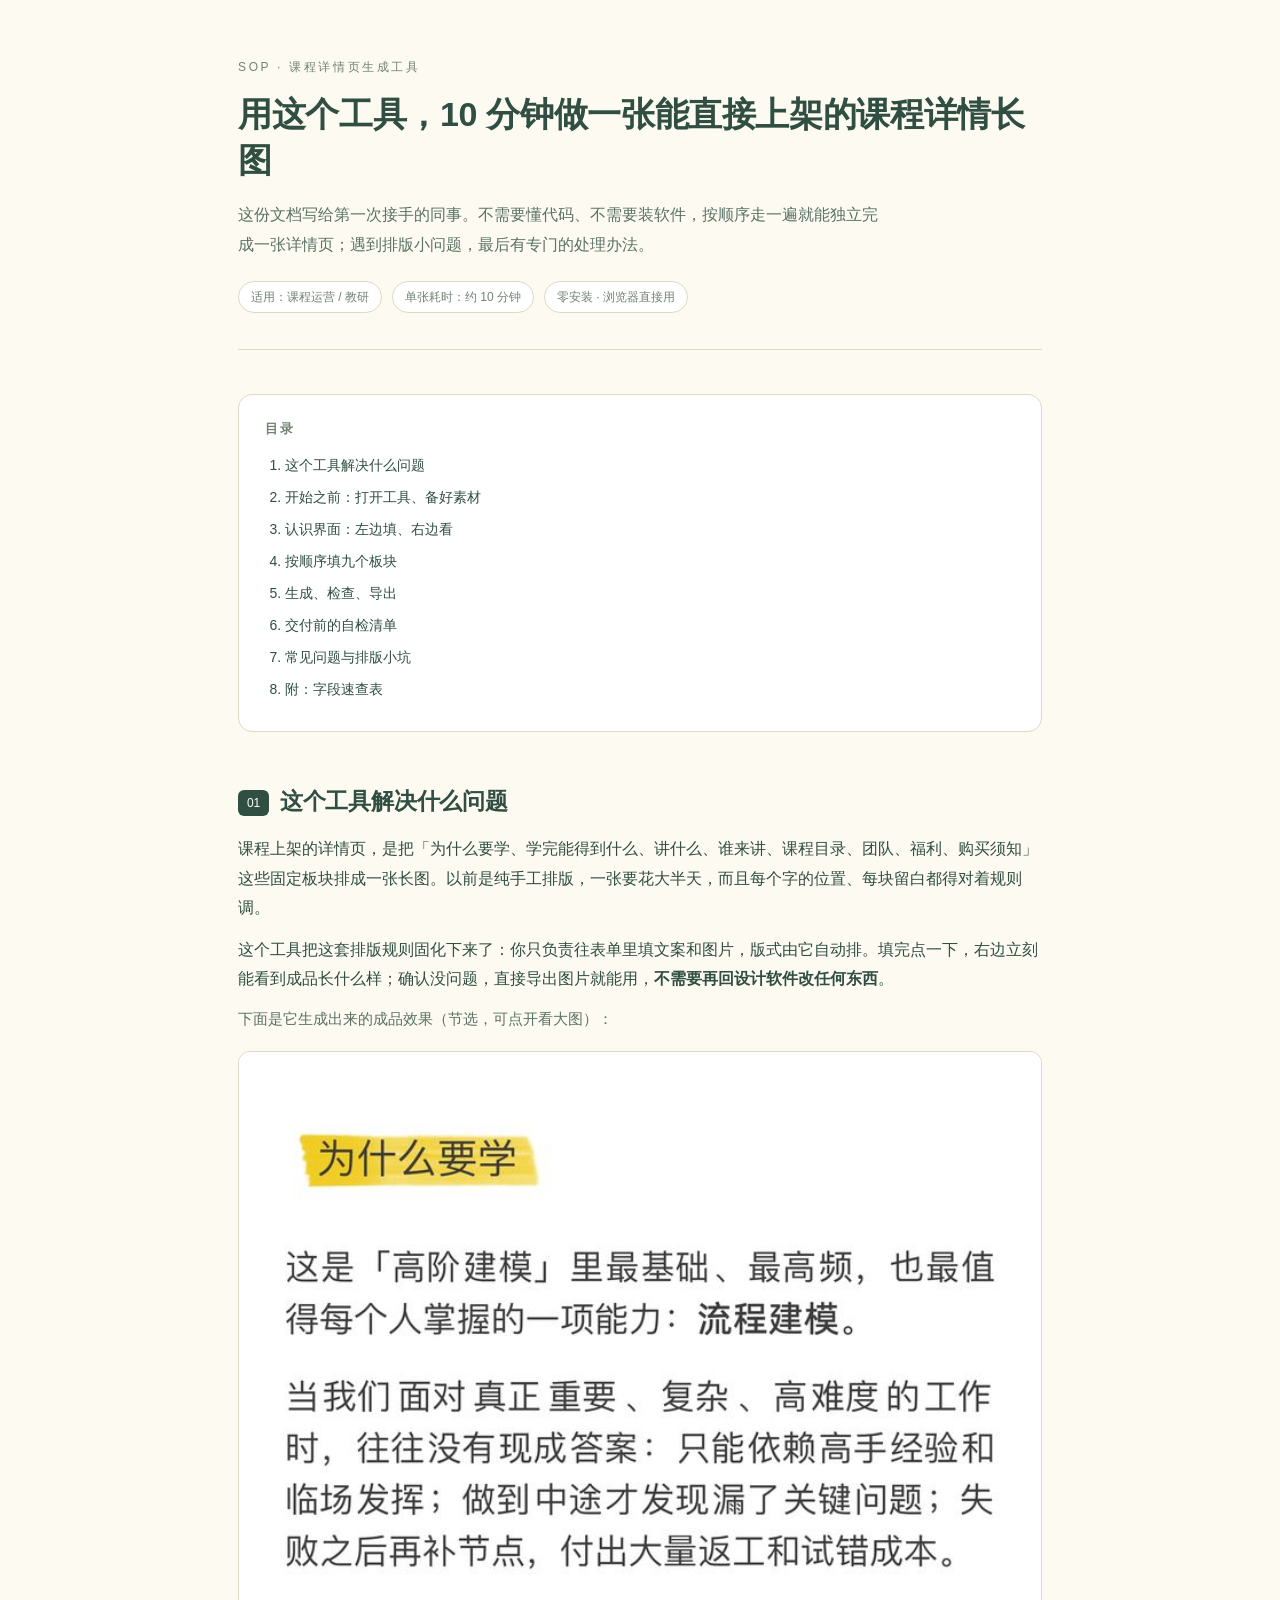
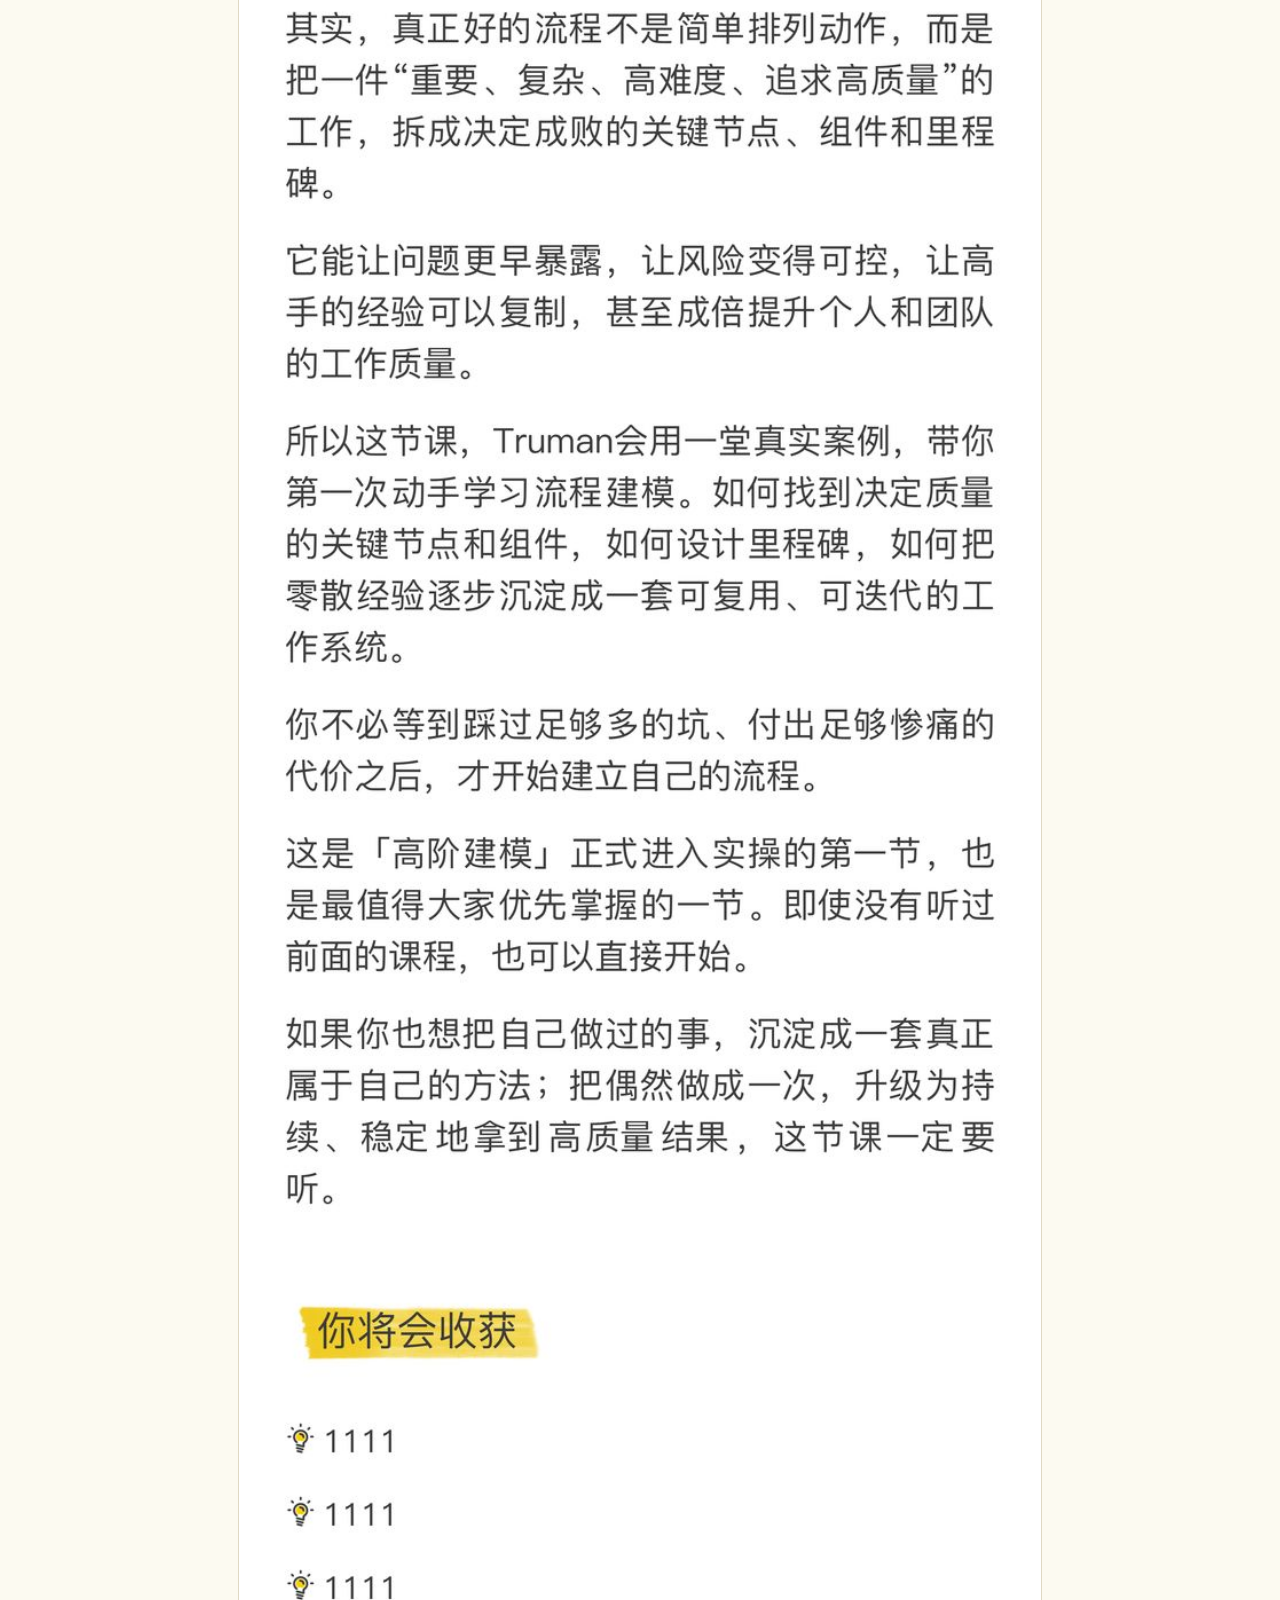
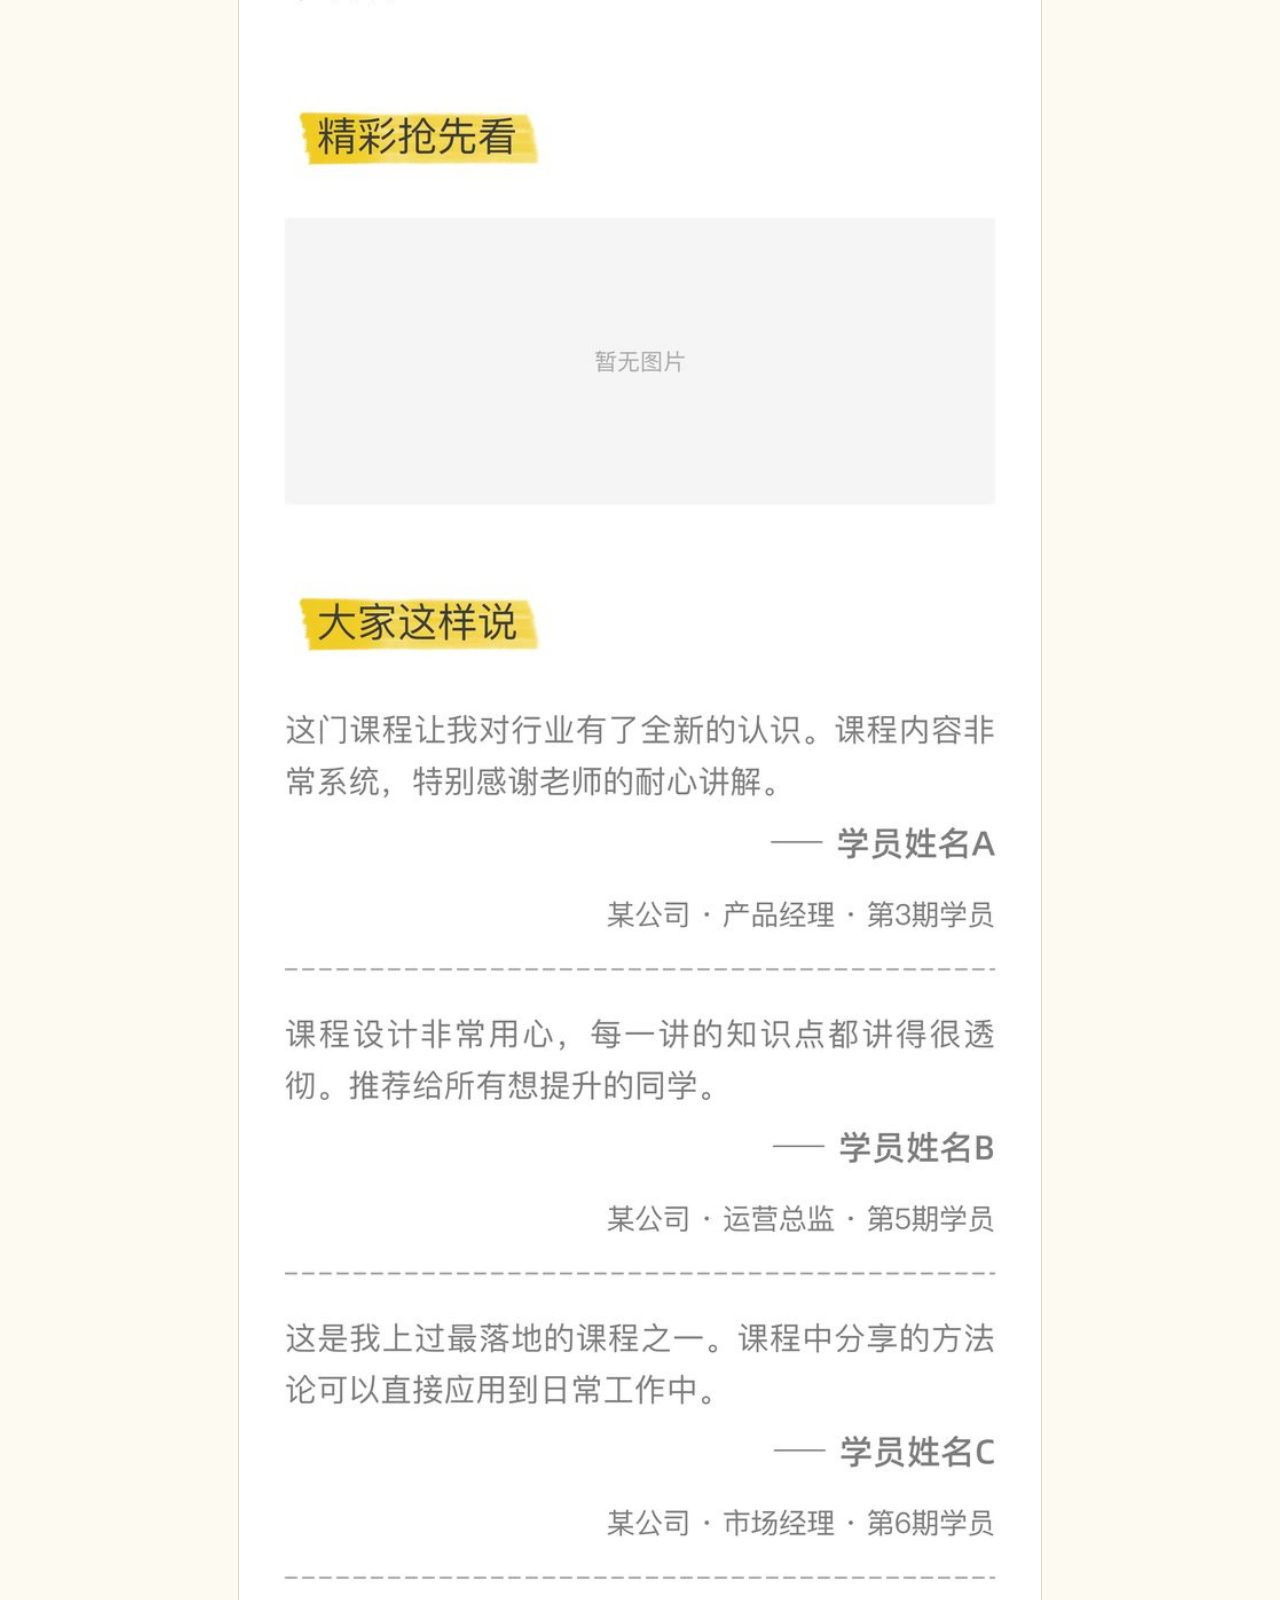
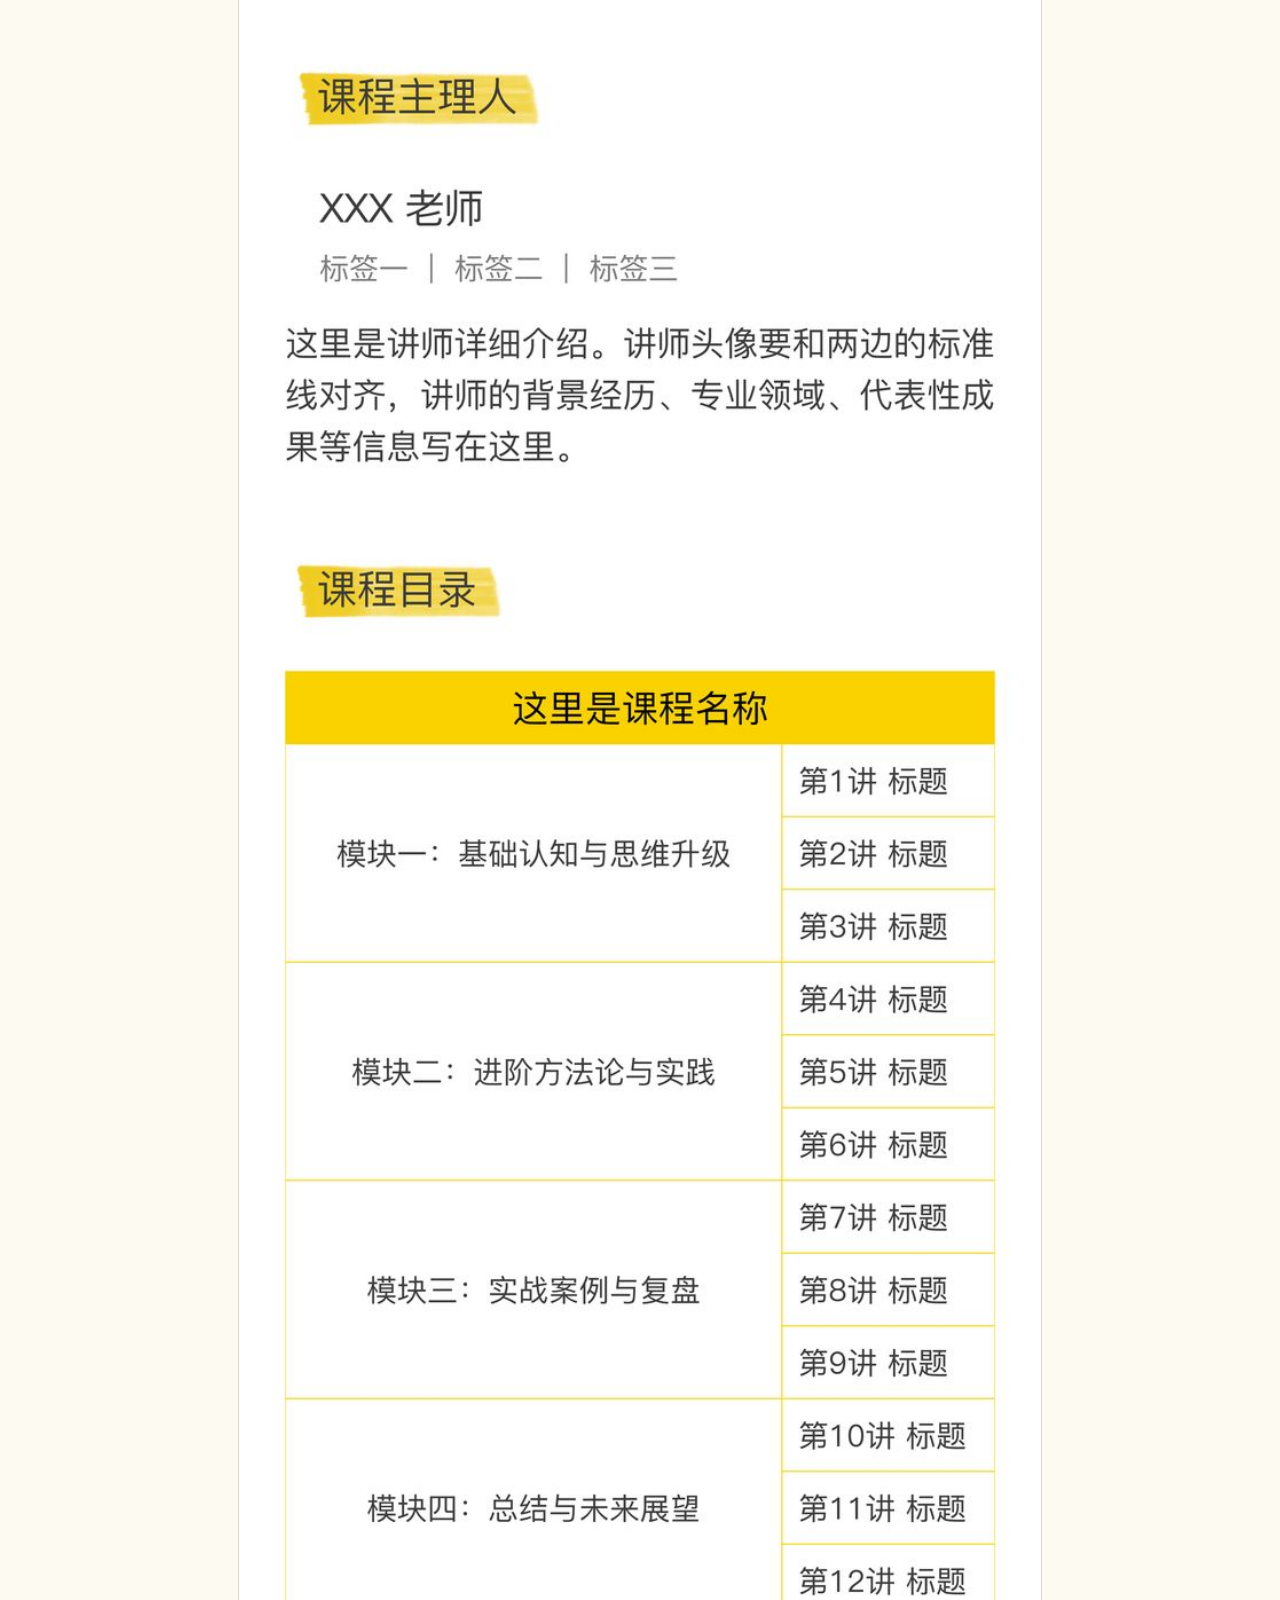
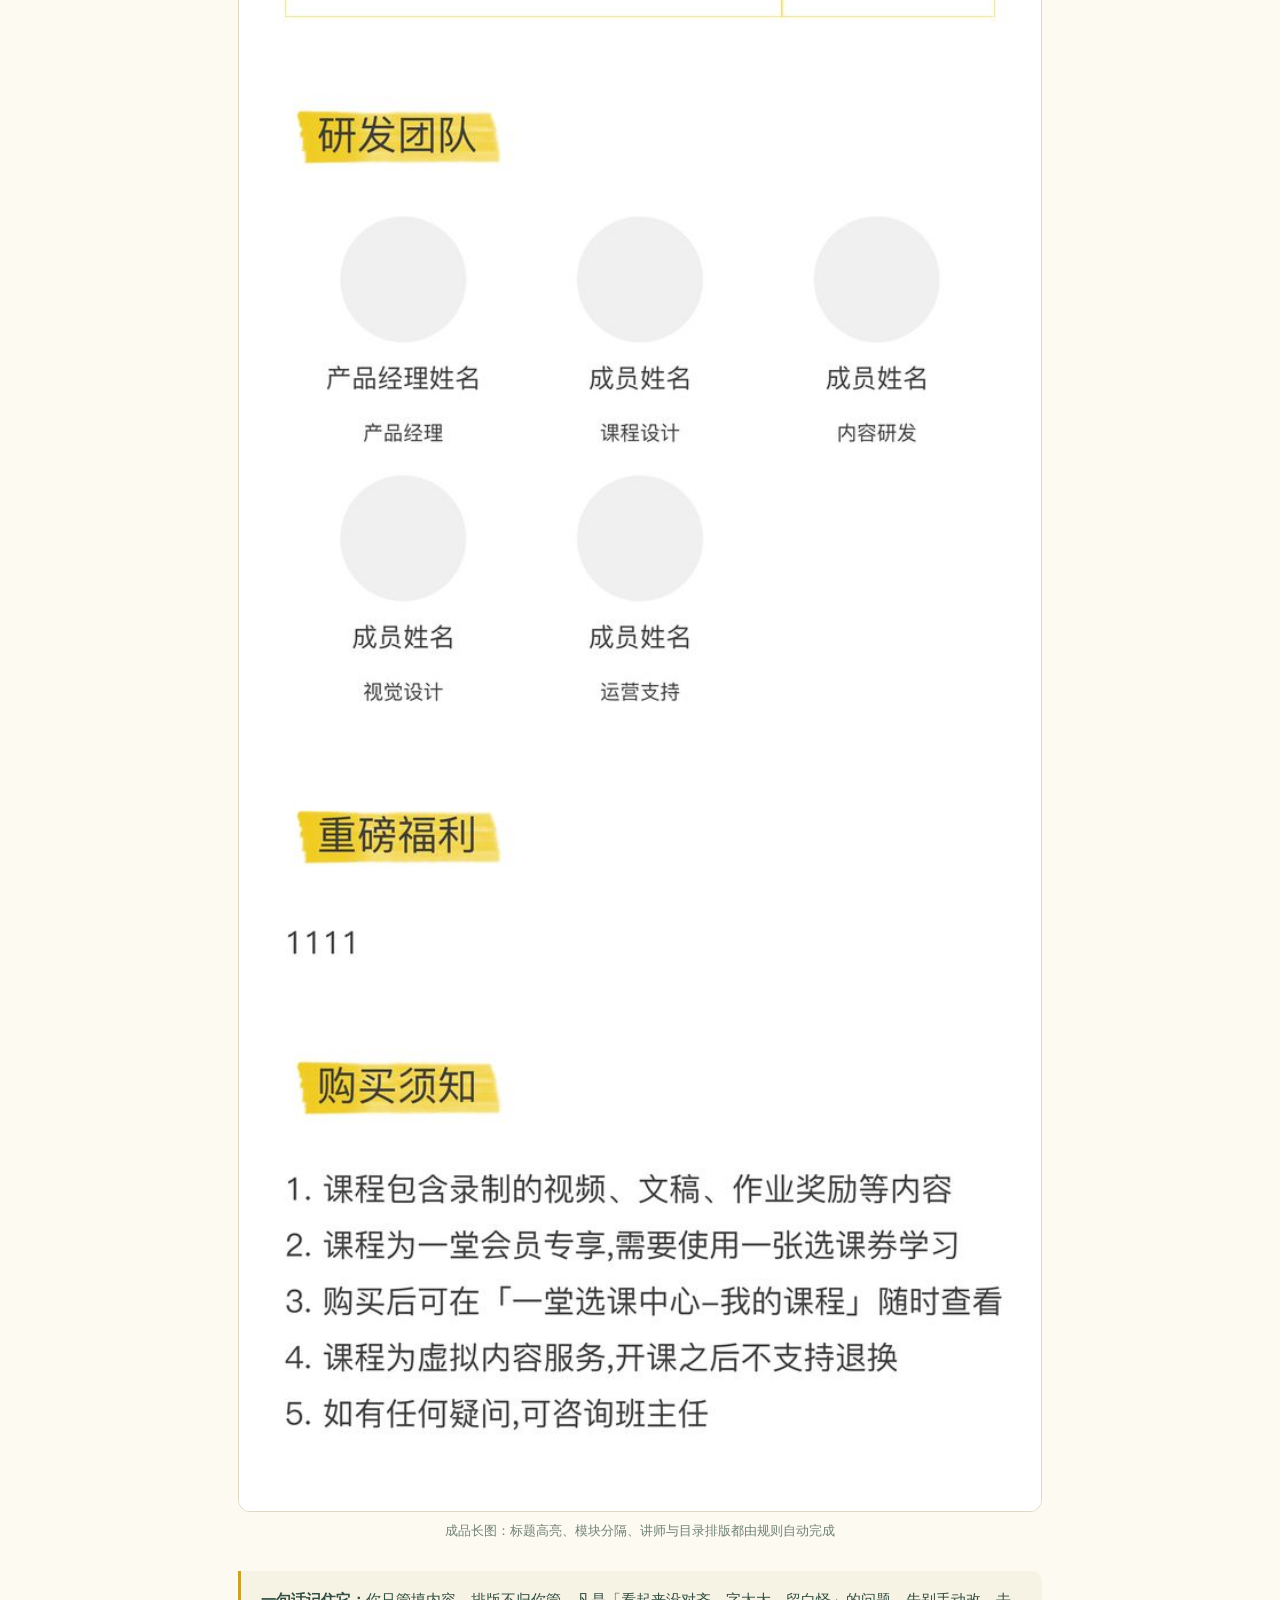
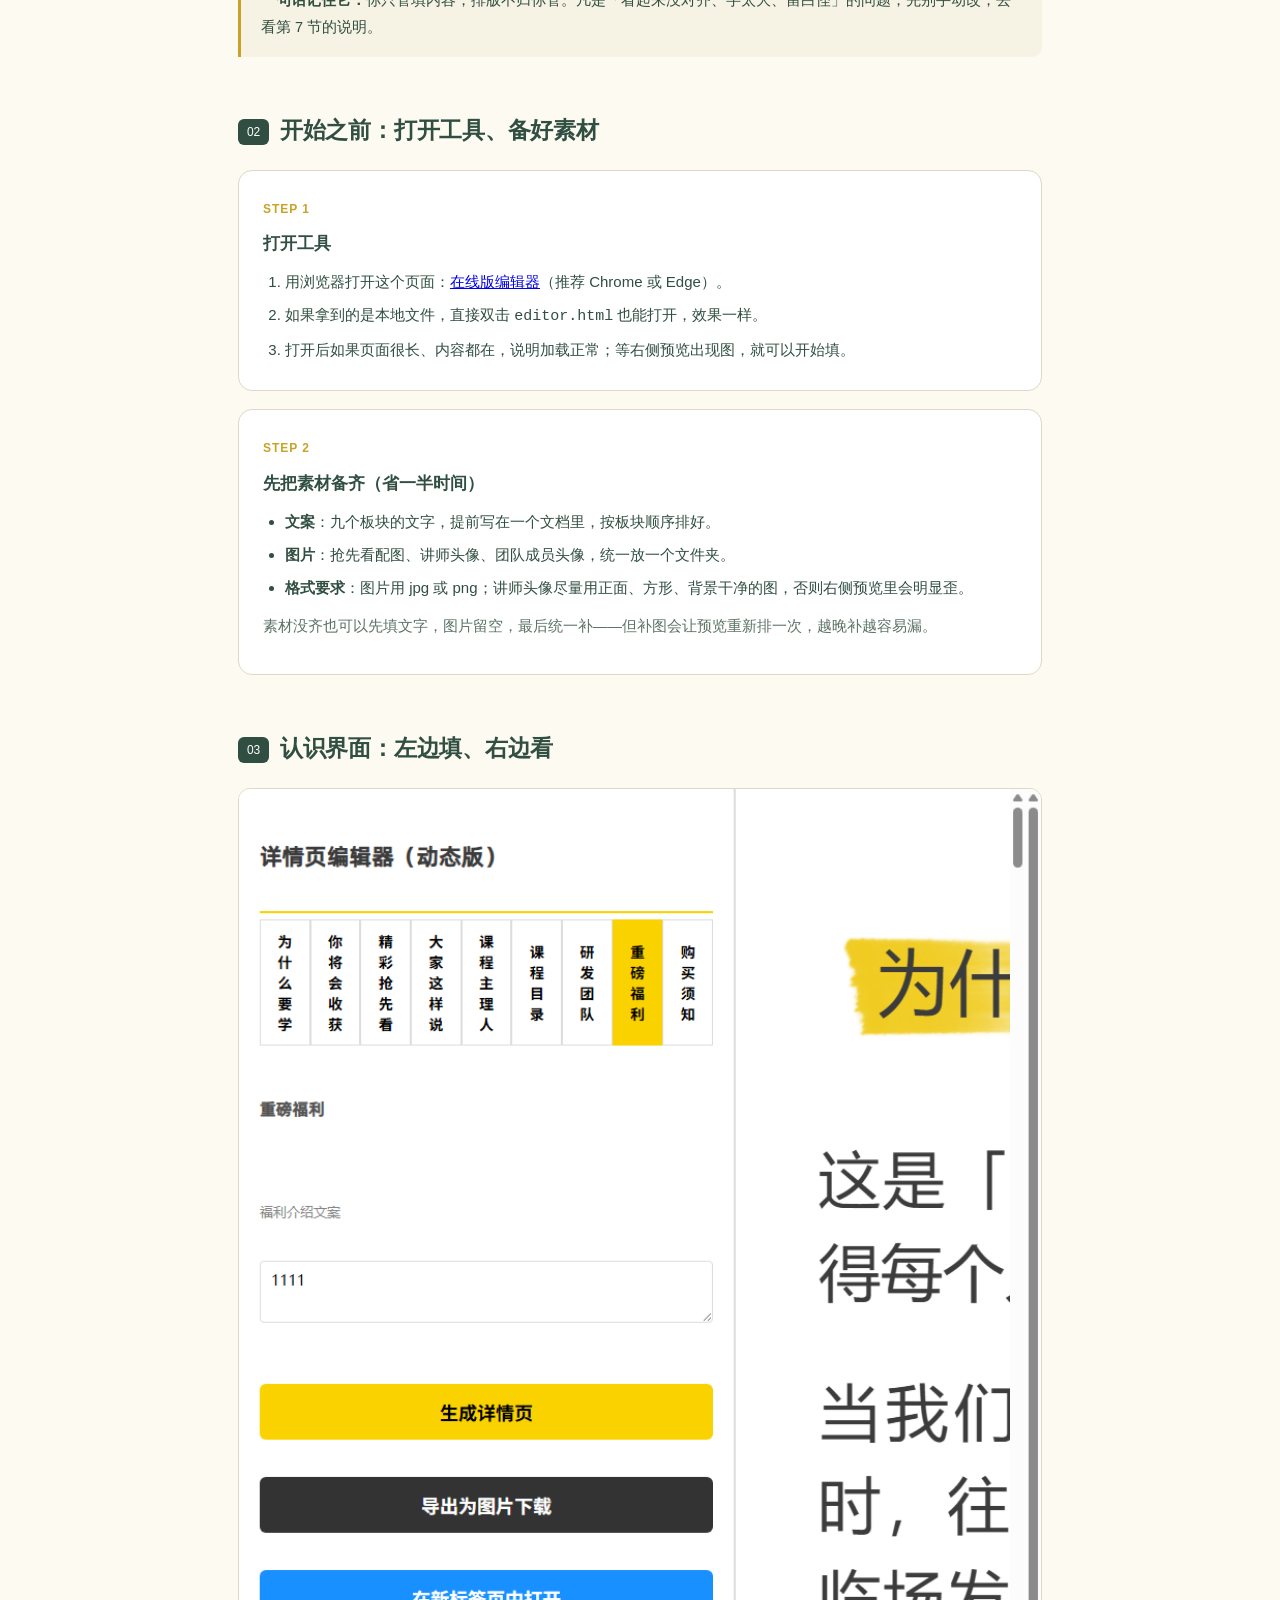
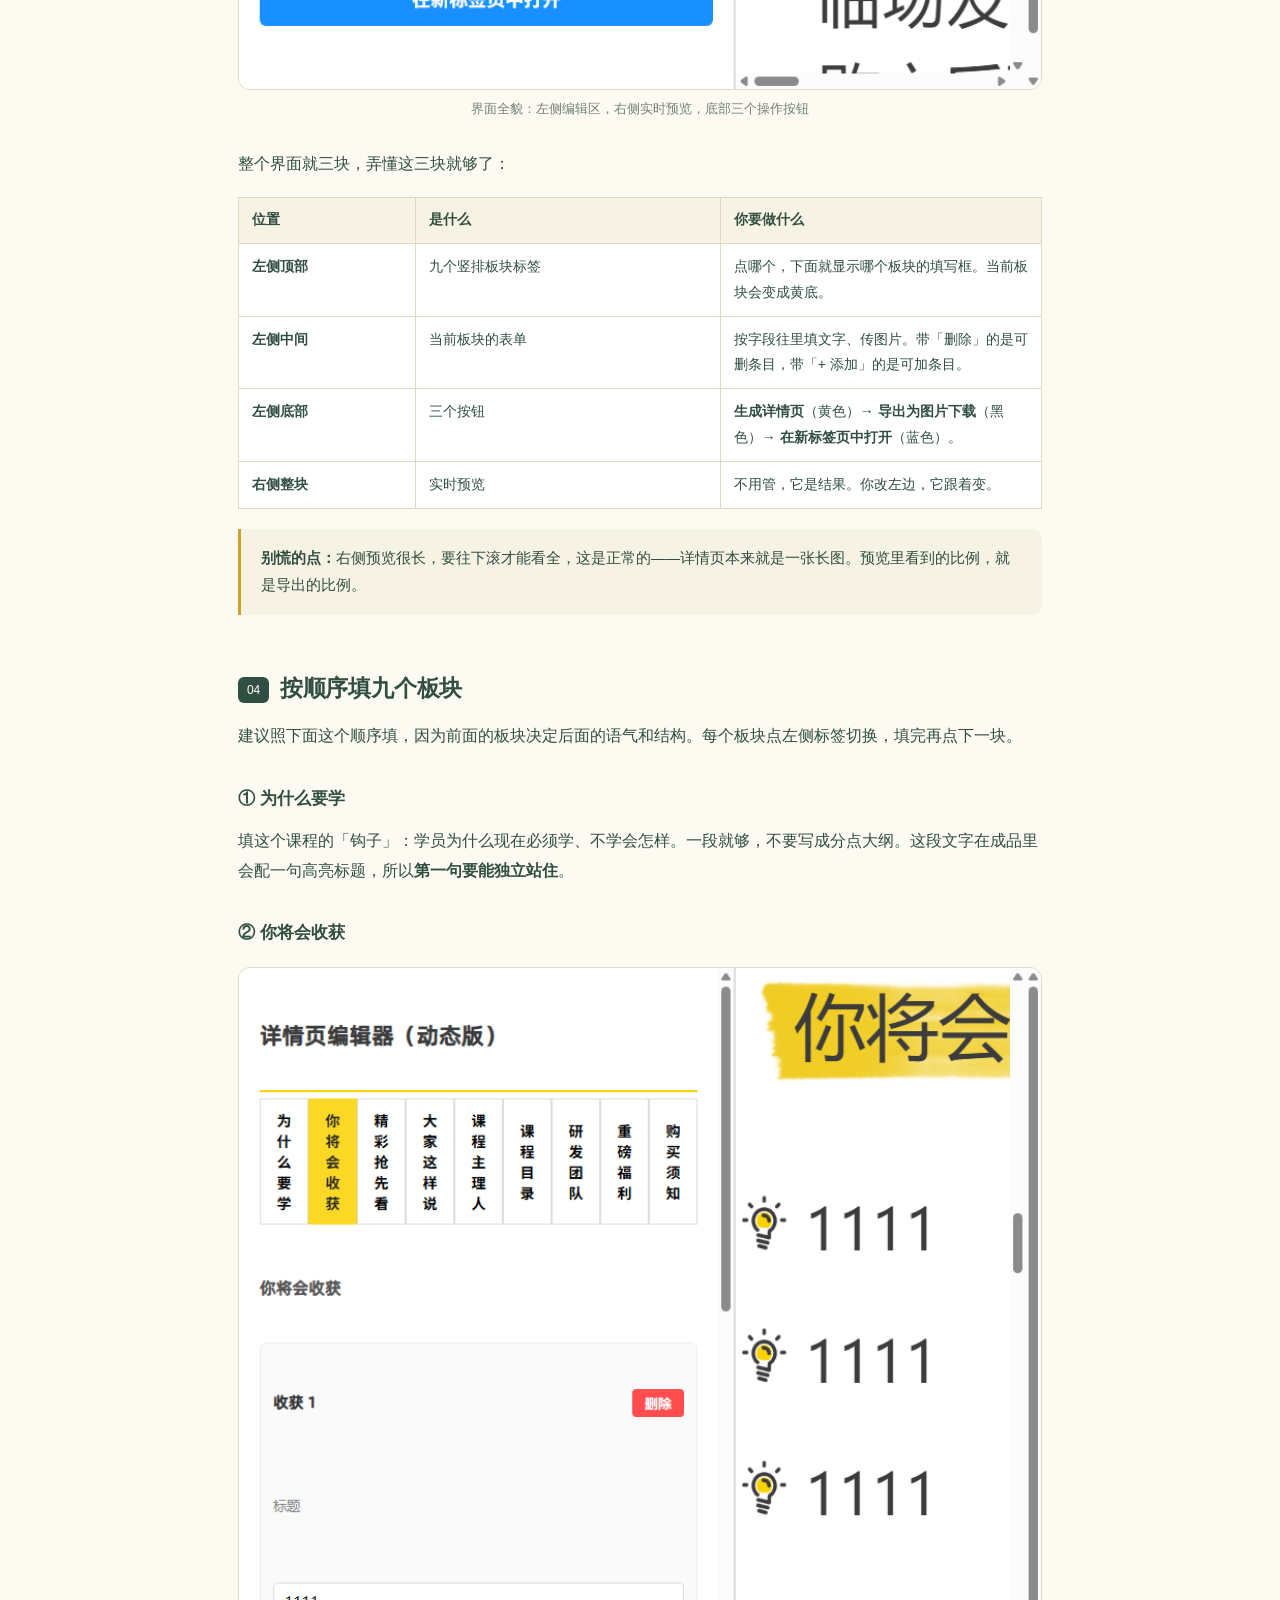
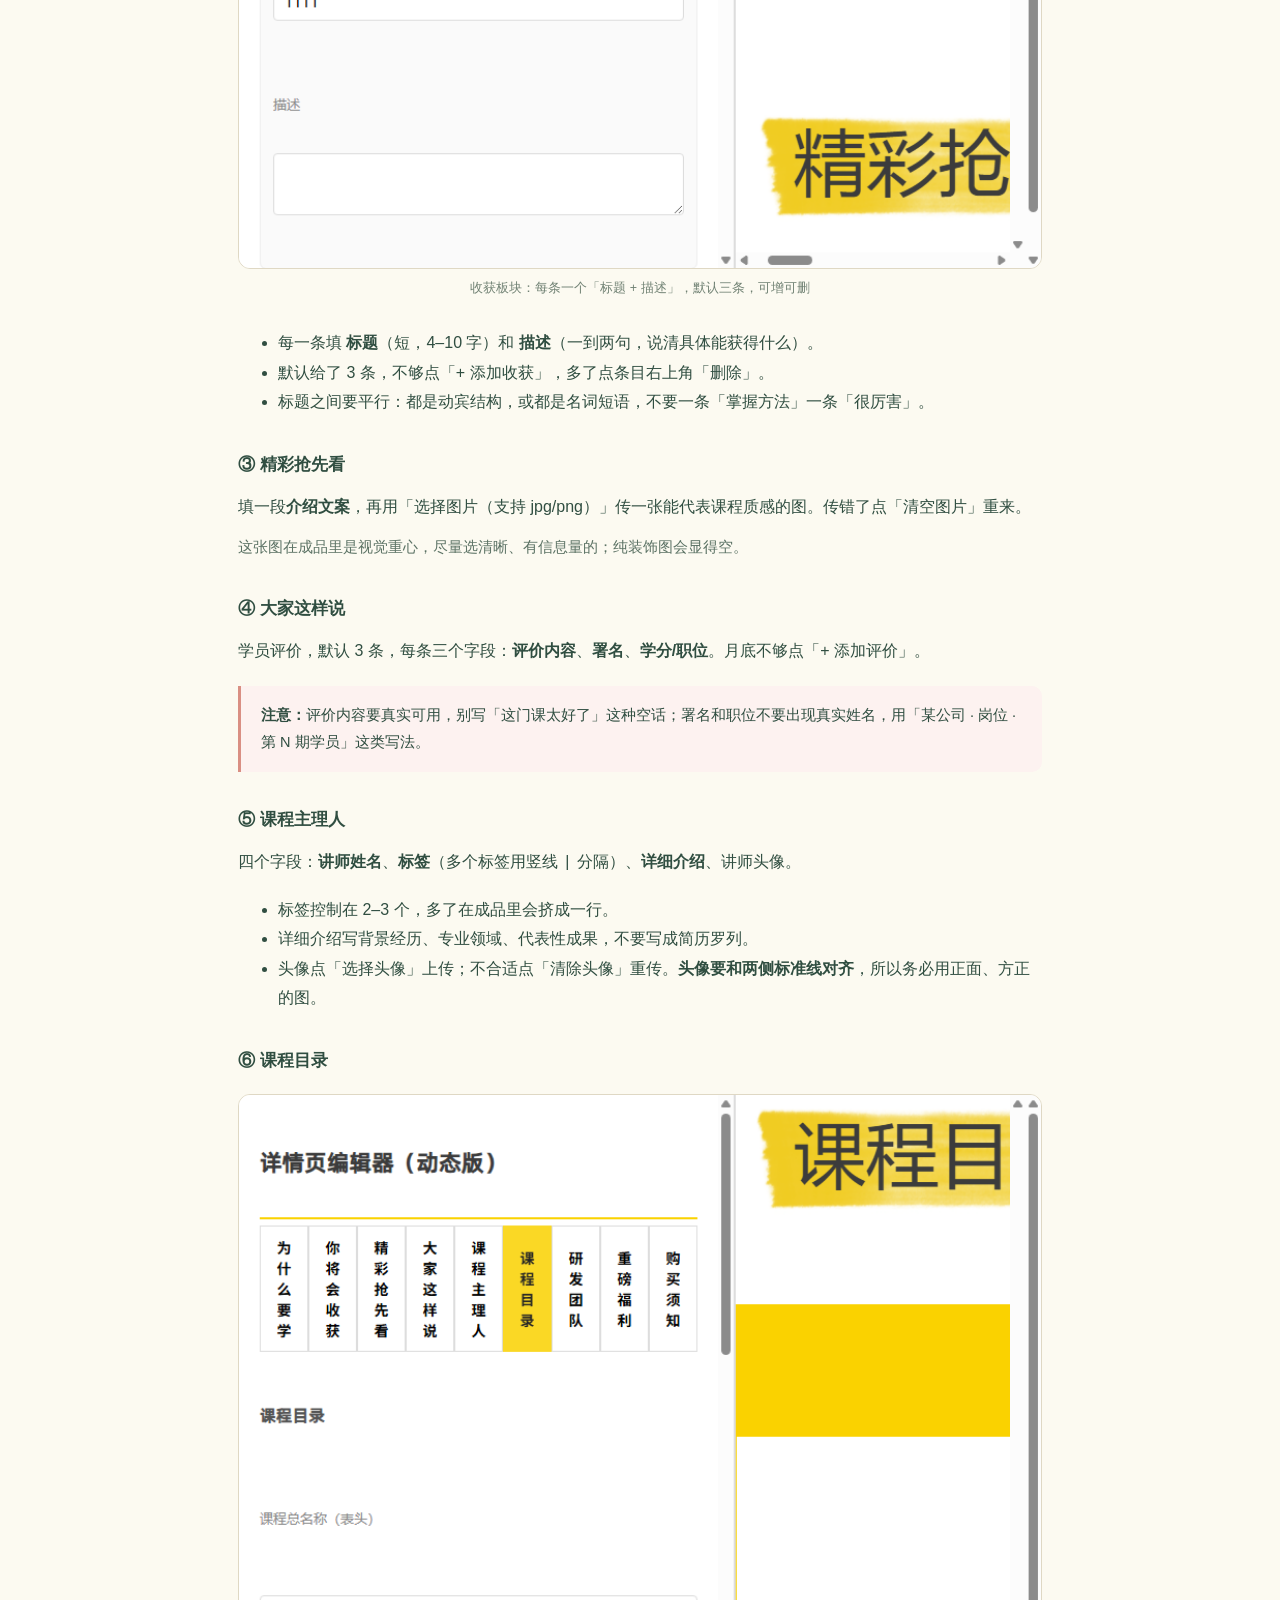
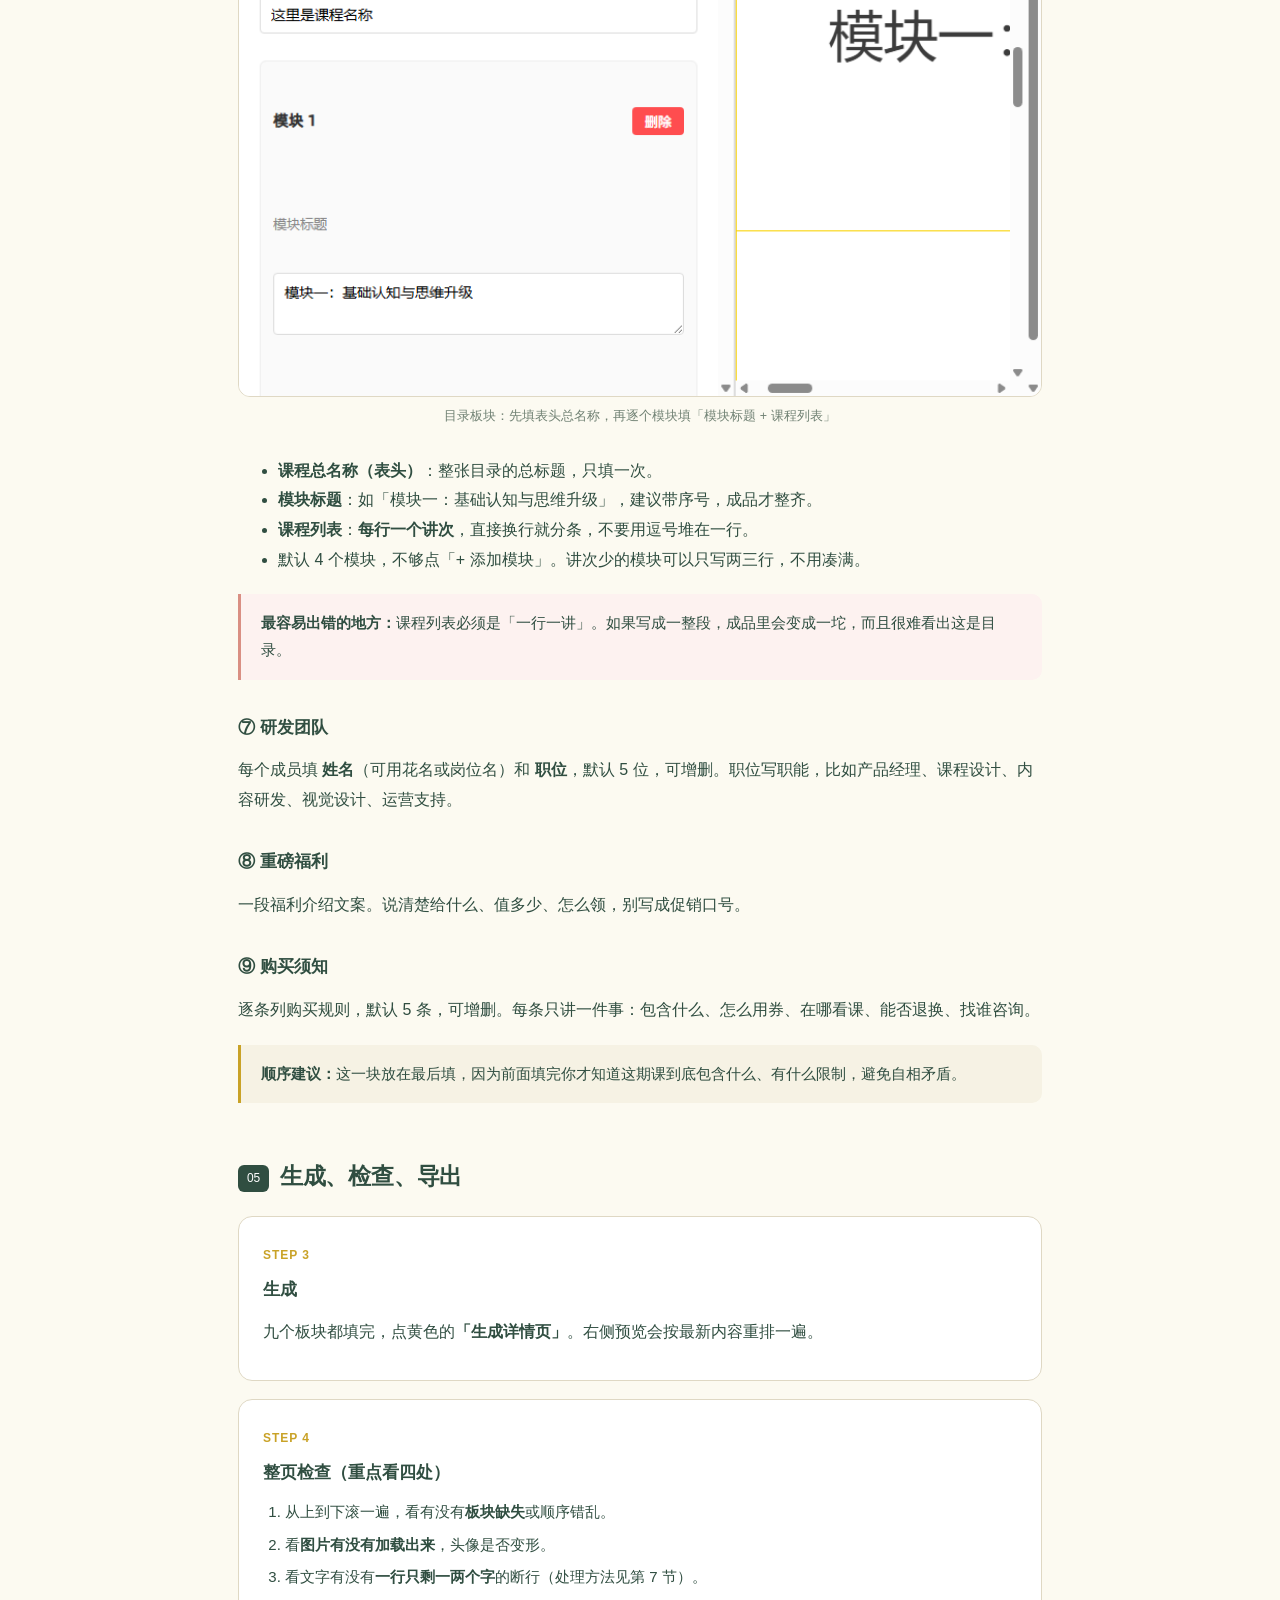
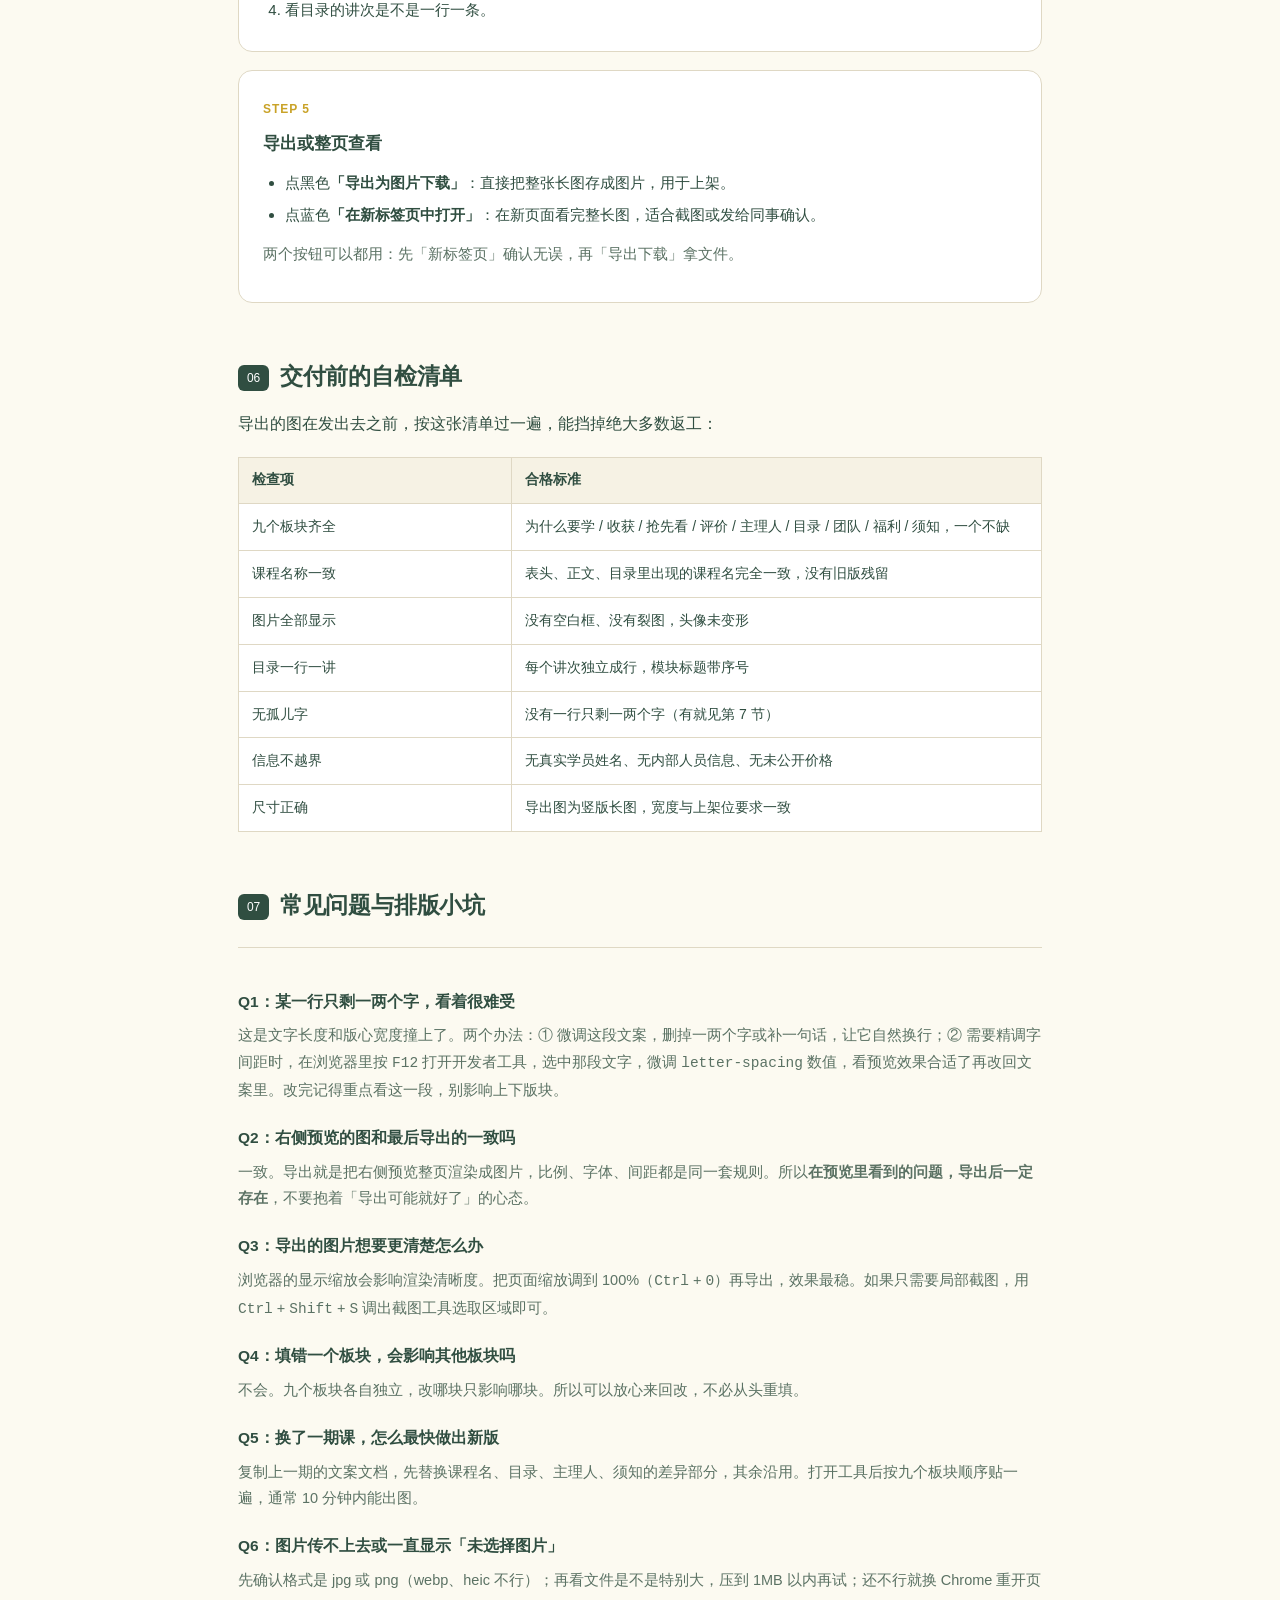
<file: sop/index.html>
<!DOCTYPE html>
<html lang="zh-CN">
<head>
<meta charset="UTF-8">
<meta name="viewport" content="width=device-width, initial-scale=1.0">
<title>课程详情页生成工具 · 上手 SOP</title>
<style>
  :root{
    --paper:#fcfaf1;
    --paper-soft:#f6f2e4;
    --ink:#304e41;
    --ink-light:#5b7264;
    --soft:#718274;
    --line:#dfd8c4;
    --accent:#c9a227;
    --accent-soft:#f4e7b8;
  }
  *{box-sizing:border-box;}
  body{
    margin:0;
    background:var(--paper);
    color:var(--ink);
    font-family:-apple-system,BlinkMacSystemFont,"Segoe UI","PingFang SC","Hiragino Sans GB","Microsoft YaHei",sans-serif;
    font-size:16px;
    line-height:1.85;
    -webkit-font-smoothing:antialiased;
  }
  .wrap{max-width:860px;margin:0 auto;padding:56px 28px 96px;}
  header.top{border-bottom:1px solid var(--line);padding-bottom:36px;margin-bottom:44px;}
  .eyebrow{font-size:12px;letter-spacing:.22em;color:var(--soft);text-transform:uppercase;margin-bottom:14px;}
  h1{font-size:34px;line-height:1.35;margin:0 0 16px;font-weight:600;letter-spacing:-.01em;}
  .lede{font-size:16px;color:var(--ink-light);margin:0;max-width:640px;}
  .meta{margin-top:22px;display:flex;flex-wrap:wrap;gap:10px;}
  .meta span{font-size:12px;color:var(--soft);border:1px solid var(--line);border-radius:999px;padding:4px 12px;background:#fff;}
  nav.toc{background:#fff;border:1px solid var(--line);border-radius:14px;padding:22px 26px;margin:0 0 48px;}
  nav.toc b{display:block;font-size:13px;letter-spacing:.12em;color:var(--soft);margin-bottom:12px;}
  nav.toc ol{margin:0;padding-left:20px;font-size:14px;}
  nav.toc li{margin:6px 0;}
  nav.toc a{color:var(--ink);text-decoration:none;border-bottom:1px dashed transparent;}
  nav.toc a:hover{border-bottom-color:var(--soft);}
  section{margin-bottom:52px;}
  h2{font-size:23px;margin:0 0 10px;font-weight:600;letter-spacing:-.01em;}
  h2 .num{display:inline-block;font-size:12px;color:#fff;background:var(--ink);border-radius:6px;padding:2px 9px;margin-right:11px;vertical-align:2px;font-weight:500;}
  h3{font-size:17px;margin:32px 0 8px;font-weight:600;}
  p{margin:12px 0;}
  .muted{color:var(--ink-light);font-size:14.5px;}
  .note{background:var(--paper-soft);border-left:3px solid var(--accent);border-radius:0 10px 10px 0;padding:16px 20px;margin:20px 0;font-size:14.5px;}
  .note b{color:var(--ink);}
  .warn{background:#fdf2f0;border-left:3px solid #d98f83;border-radius:0 10px 10px 0;padding:16px 20px;margin:20px 0;font-size:14.5px;}
  img.shot{width:100%;display:block;border:1px solid var(--line);border-radius:12px;margin:18px 0 8px;background:#fff;}
  .cap{font-size:12.5px;color:var(--soft);text-align:center;margin:0 0 28px;}
  .step{border:1px solid var(--line);border-radius:14px;padding:22px 24px;margin:18px 0;background:#fff;}
  .step .tag{display:inline-block;font-size:12px;color:var(--accent);font-weight:600;letter-spacing:.08em;margin-bottom:8px;}
  .step h4{margin:0 0 10px;font-size:16.5px;font-weight:600;}
  .step ol,.step ul{margin:8px 0 0;padding-left:22px;font-size:15px;}
  .step li{margin:5px 0;}
  table{width:100%;border-collapse:collapse;font-size:14px;margin:18px 0;background:#fff;}
  th,td{border:1px solid var(--line);padding:10px 13px;text-align:left;vertical-align:top;}
  th{background:var(--paper-soft);font-weight:600;font-size:13.5px;color:var(--ink);}
  td code{background:var(--paper-soft);padding:1px 6px;border-radius:5px;font-size:13px;}
  .faq{border-top:1px solid var(--line);padding-top:20px;margin-top:20px;}
  .faq h4{margin:20px 0 6px;font-size:15.5px;color:var(--ink);}
  .faq p{margin:0;font-size:14.5px;color:var(--ink-light);}
  footer{border-top:1px solid var(--line);padding-top:24px;color:var(--soft);font-size:13px;}
  @media (max-width:600px){
    .wrap{padding:36px 18px 64px;}
    h1{font-size:26px;}
    h2{font-size:20px;}
  }
</style>
</head>
<body>
<div class="wrap">

<header class="top">
  <div class="eyebrow">SOP · 课程详情页生成工具</div>
  <h1>用这个工具，10 分钟做一张能直接上架的课程详情长图</h1>
  <p class="lede">这份文档写给第一次接手的同事。不需要懂代码、不需要装软件，按顺序走一遍就能独立完成一张详情页；遇到排版小问题，最后有专门的处理办法。</p>
  <div class="meta">
    <span>适用：课程运营 / 教研</span>
    <span>单张耗时：约 10 分钟</span>
    <span>零安装 · 浏览器直接用</span>
  </div>
</header>

<nav class="toc">
  <b>目录</b>
  <ol>
    <li><a href="#what">这个工具解决什么问题</a></li>
    <li><a href="#open">开始之前：打开工具、备好素材</a></li>
    <li><a href="#ui">认识界面：左边填、右边看</a></li>
    <li><a href="#fill">按顺序填九个板块</a></li>
    <li><a href="#export">生成、检查、导出</a></li>
    <li><a href="#check">交付前的自检清单</a></li>
    <li><a href="#faq">常见问题与排版小坑</a></li>
    <li><a href="#field">附：字段速查表</a></li>
  </ol>
</nav>

<section id="what">
  <h2><span class="num">01</span>这个工具解决什么问题</h2>
  <p>课程上架的详情页，是把「为什么要学、学完能得到什么、讲什么、谁来讲、课程目录、团队、福利、购买须知」这些固定板块排成一张长图。以前是纯手工排版，一张要花大半天，而且每个字的位置、每块留白都得对着规则调。</p>
  <p>这个工具把这套排版规则固化下来了：你只负责往表单里填文案和图片，版式由它自动排。填完点一下，右边立刻能看到成品长什么样；确认没问题，直接导出图片就能用，<strong>不需要再回设计软件改任何东西</strong>。</p>
  <p class="muted">下面是它生成出来的成品效果（节选，可点开看大图）：</p>
  <a href="images/detail-full.jpg" target="_blank" rel="noopener"><img class="shot" src="images/detail-full.jpg" alt="工具生成的课程详情长图成品"></a>
  <p class="cap">成品长图：标题高亮、模块分隔、讲师与目录排版都由规则自动完成</p>
  <div class="note"><b>一句话记住它：</b>你只管填内容，排版不归你管。凡是「看起来没对齐、字太大、留白怪」的问题，先别手动改，去看第 7 节的说明。</div>
</section>

<section id="open">
  <h2><span class="num">02</span>开始之前：打开工具、备好素材</h2>

  <div class="step">
    <span class="tag">STEP 1</span>
    <h4>打开工具</h4>
    <ol>
      <li>用浏览器打开这个页面：<a href="../detail/" target="_blank" rel="noopener">在线版编辑器</a>（推荐 Chrome 或 Edge）。</li>
      <li>如果拿到的是本地文件，直接双击 <code>editor.html</code> 也能打开，效果一样。</li>
      <li>打开后如果页面很长、内容都在，说明加载正常；等右侧预览出现图，就可以开始填。</li>
    </ol>
  </div>

  <div class="step">
    <span class="tag">STEP 2</span>
    <h4>先把素材备齐（省一半时间）</h4>
    <ul>
      <li><strong>文案</strong>：九个板块的文字，提前写在一个文档里，按板块顺序排好。</li>
      <li><strong>图片</strong>：抢先看配图、讲师头像、团队成员头像，统一放一个文件夹。</li>
      <li><strong>格式要求</strong>：图片用 jpg 或 png；讲师头像尽量用正面、方形、背景干净的图，否则右侧预览里会明显歪。</li>
    </ul>
    <p class="muted">素材没齐也可以先填文字，图片留空，最后统一补——但补图会让预览重新排一次，越晚补越容易漏。</p>
  </div>
</section>

<section id="ui">
  <h2><span class="num">03</span>认识界面：左边填、右边看</h2>
  <img class="shot" src="images/editor-overview.png" alt="编辑器界面：左侧九个板块与表单，右侧实时预览">
  <p class="cap">界面全貌：左侧编辑区，右侧实时预览，底部三个操作按钮</p>

  <p>整个界面就三块，弄懂这三块就够了：</p>
  <table>
    <tr><th style="width:22%">位置</th><th style="width:38%">是什么</th><th>你要做什么</th></tr>
    <tr><td><strong>左侧顶部</strong></td><td>九个竖排板块标签</td><td>点哪个，下面就显示哪个板块的填写框。当前板块会变成黄底。</td></tr>
    <tr><td><strong>左侧中间</strong></td><td>当前板块的表单</td><td>按字段往里填文字、传图片。带「删除」的是可删条目，带「+ 添加」的是可加条目。</td></tr>
    <tr><td><strong>左侧底部</strong></td><td>三个按钮</td><td><strong>生成详情页</strong>（黄色）→ <strong>导出为图片下载</strong>（黑色）→ <strong>在新标签页中打开</strong>（蓝色）。</td></tr>
    <tr><td><strong>右侧整块</strong></td><td>实时预览</td><td>不用管，它是结果。你改左边，它跟着变。</td></tr>
  </table>

  <div class="note"><b>别慌的点：</b>右侧预览很长，要往下滚才能看全，这是正常的——详情页本来就是一张长图。预览里看到的比例，就是导出的比例。</div>
</section>

<section id="fill">
  <h2><span class="num">04</span>按顺序填九个板块</h2>
  <p>建议照下面这个顺序填，因为前面的板块决定后面的语气和结构。每个板块点左侧标签切换，填完再点下一块。</p>

  <h3>① 为什么要学</h3>
  <p>填这个课程的「钩子」：学员为什么现在必须学、不学会怎样。一段就够，不要写成分点大纲。这段文字在成品里会配一句高亮标题，所以<strong>第一句要能独立站住</strong>。</p>

  <h3>② 你将会收获</h3>
  <img class="shot" src="images/panel-harvest.png" alt="你将会收获板块：收获条目、标题、描述与添加按钮">
  <p class="cap">收获板块：每条一个「标题 + 描述」，默认三条，可增可删</p>
  <ul>
    <li>每一条填 <strong>标题</strong>（短，4–10 字）和 <strong>描述</strong>（一到两句，说清具体能获得什么）。</li>
    <li>默认给了 3 条，不够点「+ 添加收获」，多了点条目右上角「删除」。</li>
    <li>标题之间要平行：都是动宾结构，或都是名词短语，不要一条「掌握方法」一条「很厉害」。</li>
  </ul>

  <h3>③ 精彩抢先看</h3>
  <p>填一段<strong>介绍文案</strong>，再用「选择图片（支持 jpg/png）」传一张能代表课程质感的图。传错了点「清空图片」重来。</p>
  <p class="muted">这张图在成品里是视觉重心，尽量选清晰、有信息量的；纯装饰图会显得空。</p>

  <h3>④ 大家这样说</h3>
  <p>学员评价，默认 3 条，每条三个字段：<strong>评价内容</strong>、<strong>署名</strong>、<strong>学分/职位</strong>。月底不够点「+ 添加评价」。</p>
  <div class="warn"><b>注意：</b>评价内容要真实可用，别写「这门课太好了」这种空话；署名和职位不要出现真实姓名，用「某公司 · 岗位 · 第 N 期学员」这类写法。</div>

  <h3>⑤ 课程主理人</h3>
  <p>四个字段：<strong>讲师姓名</strong>、<strong>标签</strong>（多个标签用竖线 <code>|</code> 分隔）、<strong>详细介绍</strong>、讲师头像。</p>
  <ul>
    <li>标签控制在 2–3 个，多了在成品里会挤成一行。</li>
    <li>详细介绍写背景经历、专业领域、代表性成果，不要写成简历罗列。</li>
    <li>头像点「选择头像」上传；不合适点「清除头像」重传。<strong>头像要和两侧标准线对齐</strong>，所以务必用正面、方正的图。</li>
  </ul>

  <h3>⑥ 课程目录</h3>
  <img class="shot" src="images/panel-catalog.png" alt="课程目录板块：课程总名称、模块标题与课程列表">
  <p class="cap">目录板块：先填表头总名称，再逐个模块填「模块标题 + 课程列表」</p>
  <ul>
    <li><strong>课程总名称（表头）</strong>：整张目录的总标题，只填一次。</li>
    <li><strong>模块标题</strong>：如「模块一：基础认知与思维升级」，建议带序号，成品才整齐。</li>
    <li><strong>课程列表</strong>：<strong>每行一个讲次</strong>，直接换行就分条，不要用逗号堆在一行。</li>
    <li>默认 4 个模块，不够点「+ 添加模块」。讲次少的模块可以只写两三行，不用凑满。</li>
  </ul>
  <div class="warn"><b>最容易出错的地方：</b>课程列表必须是「一行一讲」。如果写成一整段，成品里会变成一坨，而且很难看出这是目录。</div>

  <h3>⑦ 研发团队</h3>
  <p>每个成员填 <strong>姓名</strong>（可用花名或岗位名）和 <strong>职位</strong>，默认 5 位，可增删。职位写职能，比如产品经理、课程设计、内容研发、视觉设计、运营支持。</p>

  <h3>⑧ 重磅福利</h3>
  <p>一段福利介绍文案。说清楚给什么、值多少、怎么领，别写成促销口号。</p>

  <h3>⑨ 购买须知</h3>
  <p>逐条列购买规则，默认 5 条，可增删。每条只讲一件事：包含什么、怎么用券、在哪看课、能否退换、找谁咨询。</p>
  <div class="note"><b>顺序建议：</b>这一块放在最后填，因为前面填完你才知道这期课到底包含什么、有什么限制，避免自相矛盾。</div>
</section>

<section id="export">
  <h2><span class="num">05</span>生成、检查、导出</h2>

  <div class="step">
    <span class="tag">STEP 3</span>
    <h4>生成</h4>
    <p>九个板块都填完，点黄色的<strong>「生成详情页」</strong>。右侧预览会按最新内容重排一遍。</p>
  </div>

  <div class="step">
    <span class="tag">STEP 4</span>
    <h4>整页检查（重点看四处）</h4>
    <ol>
      <li>从上到下滚一遍，看有没有<strong>板块缺失</strong>或顺序错乱。</li>
      <li>看<strong>图片有没有加载出来</strong>，头像是否变形。</li>
      <li>看文字有没有<strong>一行只剩一两个字</strong>的断行（处理方法见第 7 节）。</li>
      <li>看目录的讲次是不是一行一条。</li>
    </ol>
  </div>

  <div class="step">
    <span class="tag">STEP 5</span>
    <h4>导出或整页查看</h4>
    <ul>
      <li>点黑色<strong>「导出为图片下载」</strong>：直接把整张长图存成图片，用于上架。</li>
      <li>点蓝色<strong>「在新标签页中打开」</strong>：在新页面看完整长图，适合截图或发给同事确认。</li>
    </ul>
    <p class="muted">两个按钮可以都用：先「新标签页」确认无误，再「导出下载」拿文件。</p>
  </div>
</section>

<section id="check">
  <h2><span class="num">06</span>交付前的自检清单</h2>
  <p>导出的图在发出去之前，按这张清单过一遍，能挡掉绝大多数返工：</p>
  <table>
    <tr><th style="width:34%">检查项</th><th>合格标准</th></tr>
    <tr><td>九个板块齐全</td><td>为什么要学 / 收获 / 抢先看 / 评价 / 主理人 / 目录 / 团队 / 福利 / 须知，一个不缺</td></tr>
    <tr><td>课程名称一致</td><td>表头、正文、目录里出现的课程名完全一致，没有旧版残留</td></tr>
    <tr><td>图片全部显示</td><td>没有空白框、没有裂图，头像未变形</td></tr>
    <tr><td>目录一行一讲</td><td>每个讲次独立成行，模块标题带序号</td></tr>
    <tr><td>无孤儿字</td><td>没有一行只剩一两个字（有就见第 7 节）</td></tr>
    <tr><td>信息不越界</td><td>无真实学员姓名、无内部人员信息、无未公开价格</td></tr>
    <tr><td>尺寸正确</td><td>导出图为竖版长图，宽度与上架位要求一致</td></tr>
  </table>
</section>

<section id="faq">
  <h2><span class="num">07</span>常见问题与排版小坑</h2>

  <div class="faq">
    <h4>Q1：某一行只剩一两个字，看着很难受</h4>
    <p>这是文字长度和版心宽度撞上了。两个办法：① 微调这段文案，删掉一两个字或补一句话，让它自然换行；② 需要精调字间距时，在浏览器里按 <code>F12</code> 打开开发者工具，选中那段文字，微调 <code>letter-spacing</code> 数值，看预览效果合适了再改回文案里。改完记得重点看这一段，别影响上下版块。</p>

    <h4>Q2：右侧预览的图和最后导出的一致吗</h4>
    <p>一致。导出就是把右侧预览整页渲染成图片，比例、字体、间距都是同一套规则。所以<strong>在预览里看到的问题，导出后一定存在</strong>，不要抱着「导出可能就好了」的心态。</p>

    <h4>Q3：导出的图片想要更清楚怎么办</h4>
    <p>浏览器的显示缩放会影响渲染清晰度。把页面缩放调到 100%（<code>Ctrl</code> + <code>0</code>）再导出，效果最稳。如果只需要局部截图，用 <code>Ctrl</code> + <code>Shift</code> + <code>S</code> 调出截图工具选取区域即可。</p>

    <h4>Q4：填错一个板块，会影响其他板块吗</h4>
    <p>不会。九个板块各自独立，改哪块只影响哪块。所以可以放心来回改，不必从头重填。</p>

    <h4>Q5：换了一期课，怎么最快做出新版</h4>
    <p>复制上一期的文案文档，先替换课程名、目录、主理人、须知的差异部分，其余沿用。打开工具后按九个板块顺序贴一遍，通常 10 分钟内能出图。</p>

    <h4>Q6：图片传不上去或一直显示「未选择图片」</h4>
    <p>先确认格式是 jpg 或 png（webp、heic 不行）；再看文件是不是特别大，压到 1MB 以内再试；还不行就换 Chrome 重开页面。</p>
  </div>
</section>

<section id="field">
  <h2><span class="num">08</span>附：九个板块字段速查表</h2>
  <p class="muted">填的时候对着这张表，就不容易漏字段。</p>
  <table>
    <tr><th style="width:20%">板块</th><th style="width:40%">字段</th><th>要点</th></tr>
    <tr><td>为什么要学</td><td>段落内容</td><td>一段钩子文案，首句要能独立站住</td></tr>
    <tr><td>你将会收获</td><td>标题 / 描述 / 添加·删除</td><td>3 条起，标题平行、描述具体</td></tr>
    <tr><td>精彩抢先看</td><td>介绍文案 / 选择图片 / 清空图片</td><td>图片是视觉重心，选清晰有信息量的</td></tr>
    <tr><td>大家这样说</td><td>评价内容 / 署名 / 学分·职位</td><td>不写真实姓名，署名用角色化写法</td></tr>
    <tr><td>课程主理人</td><td>讲师姓名 / 标签 / 详细介绍 / 选择头像 / 清除头像</td><td>标签 2–3 个、竖线分隔；头像正面方正</td></tr>
    <tr><td>课程目录</td><td>课程总名称 / 模块标题 / 课程列表 / 添加模块</td><td>课程列表一行一讲，模块带序号</td></tr>
    <tr><td>研发团队</td><td>姓名 / 职位 / 添加成员</td><td>职位写职能即可</td></tr>
    <tr><td>重磅福利</td><td>福利介绍文案</td><td>说清给什么、值多少、怎么领</td></tr>
    <tr><td>购买须知</td><td>内容 / 添加须知</td><td>一条只讲一件事，最后填避免矛盾</td></tr>
  </table>
</section>

<footer>
  <p>本 SOP 基于工具的实际上手流程整理，配图取自工具真实界面与生成结果。</p>
  <p>第一次做建议照着走一遍；做过两三次之后，第 4 节的九个板块和第 6 节的自检清单可以单独抽出来当快捷卡用。</p>
</footer>

</div>
</body>
</html>
</file>
